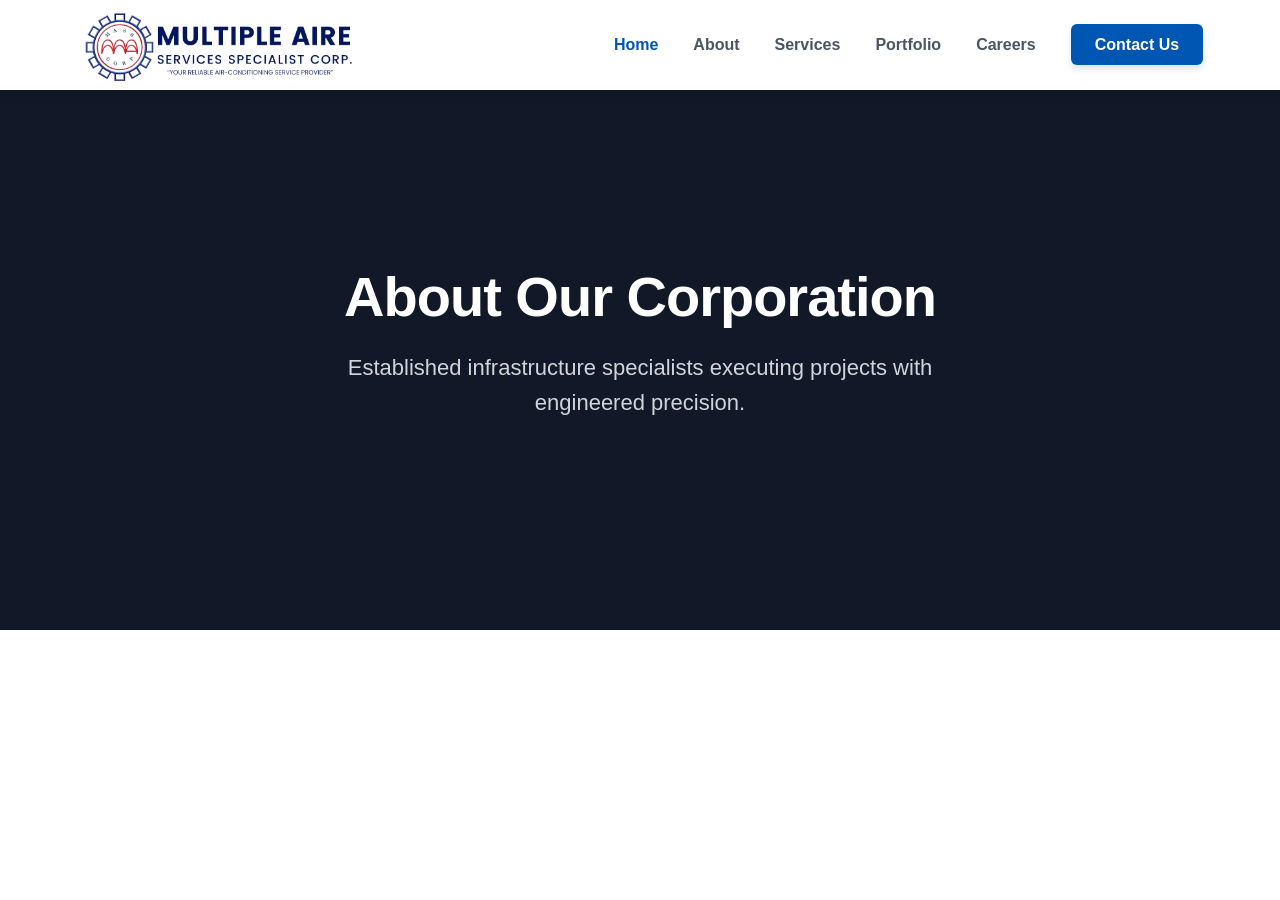
<file: index.html>
<!DOCTYPE html>
<html lang="en">
<head>
    <meta charset="UTF-8">
    <meta name="viewport" content="width=device-width, initial-scale=1.0">
    <title>Home | Multiple Aire</title>
    <link rel="stylesheet" href="css/style.css">
</head>

<script src="js/script.js"></script>

<body>
    
    <header>
        <nav class="navbar">
            <div class="logo">
                <a href="home.html">
                    <img src="image/MASSLogo.png" alt="Multiple Aire Services Specialist Corp. Logo" style="width:300px;height:128px;">
                </a>
            </div>
            <ul class="nav-links">
                <li><a class="active" href="home.html">Home</a></li>
                <li><a href="about.html">About</a></li>
                <li><a href="services.html">Services</a></li>
                <li><a href="portfolio.html">Portfolio</a></li>
                <li><a href="careers.html">Careers</a></li>
                <li><a class="nav-btn" href="contact.html">Contact Us</a></li>
            </ul>
        </nav>
    </header>

    <section class="hero">
        <div class="overlay"></div>
        <div class="hero-content">
            <h1>About Our Corporation</h1>
            <p>Established infrastructure specialists executing projects with engineered precision.</p>
        </div>
    </section>


</body>
</file>
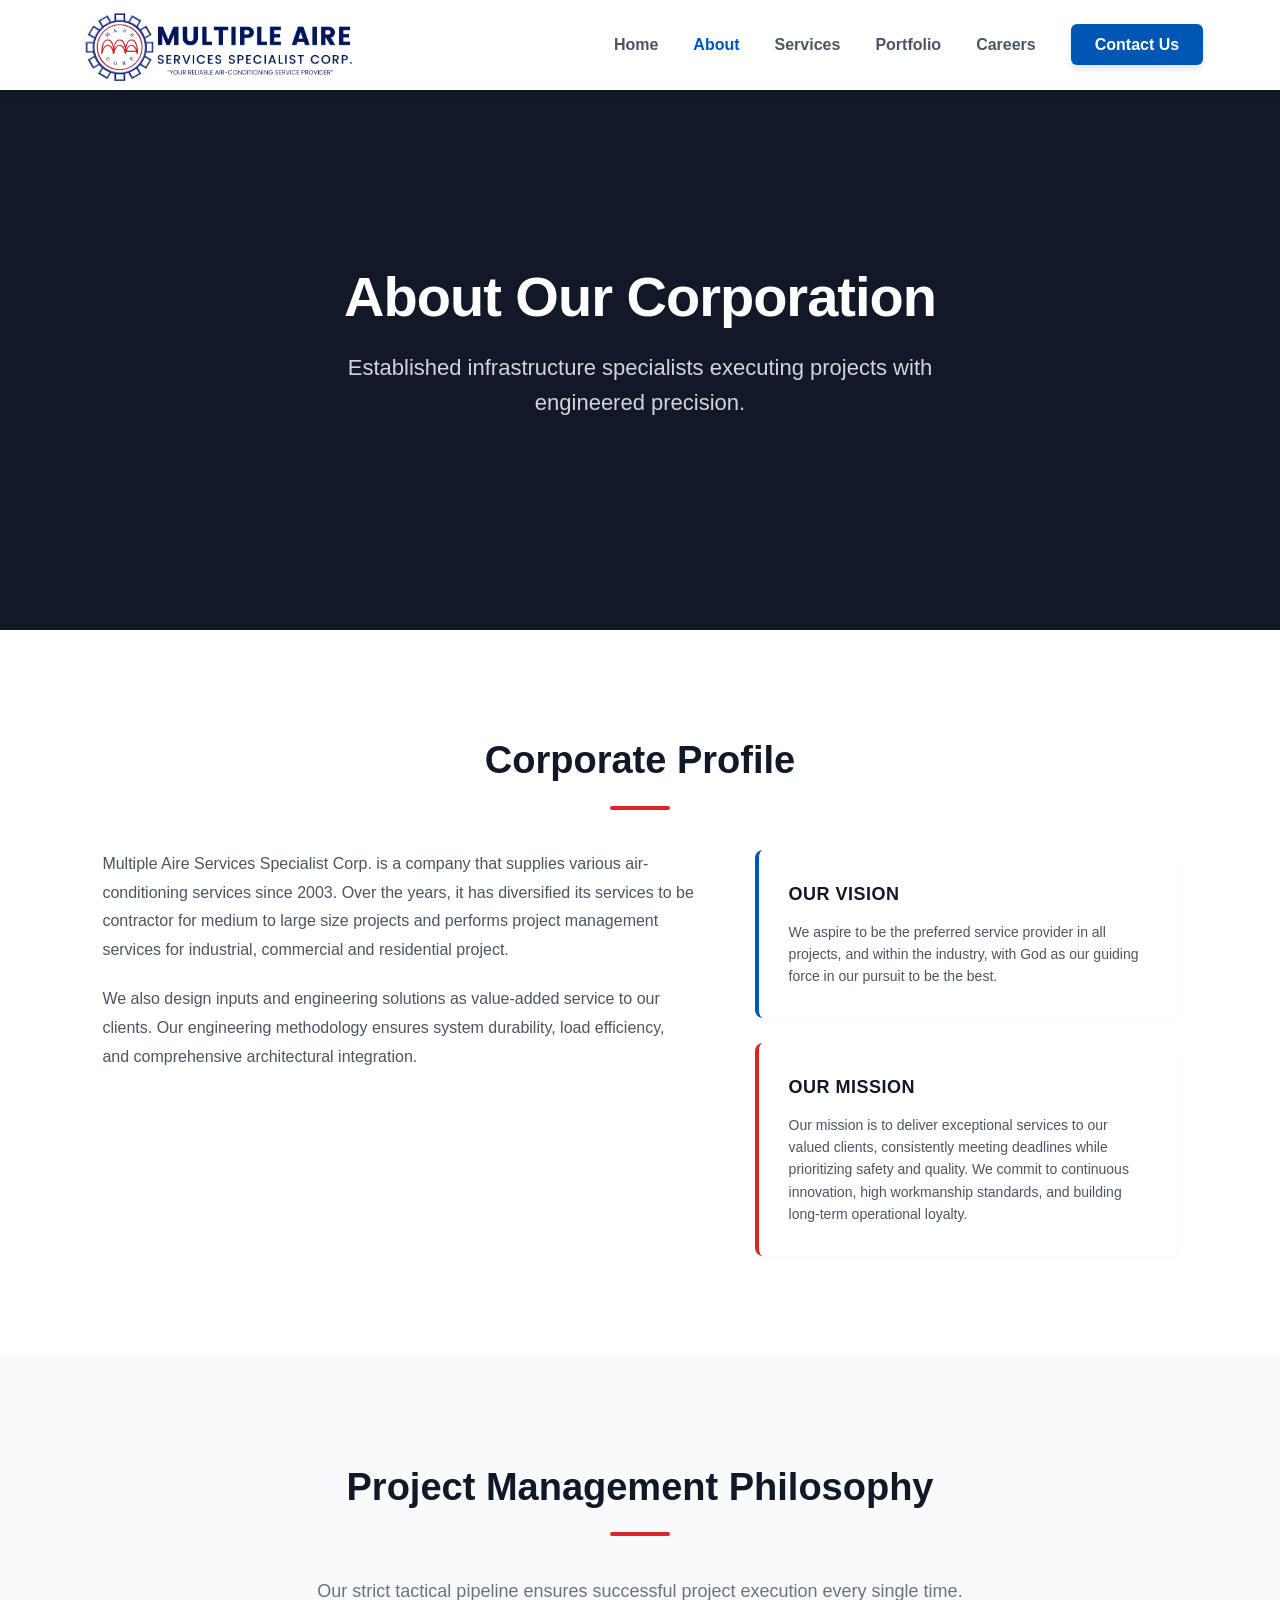
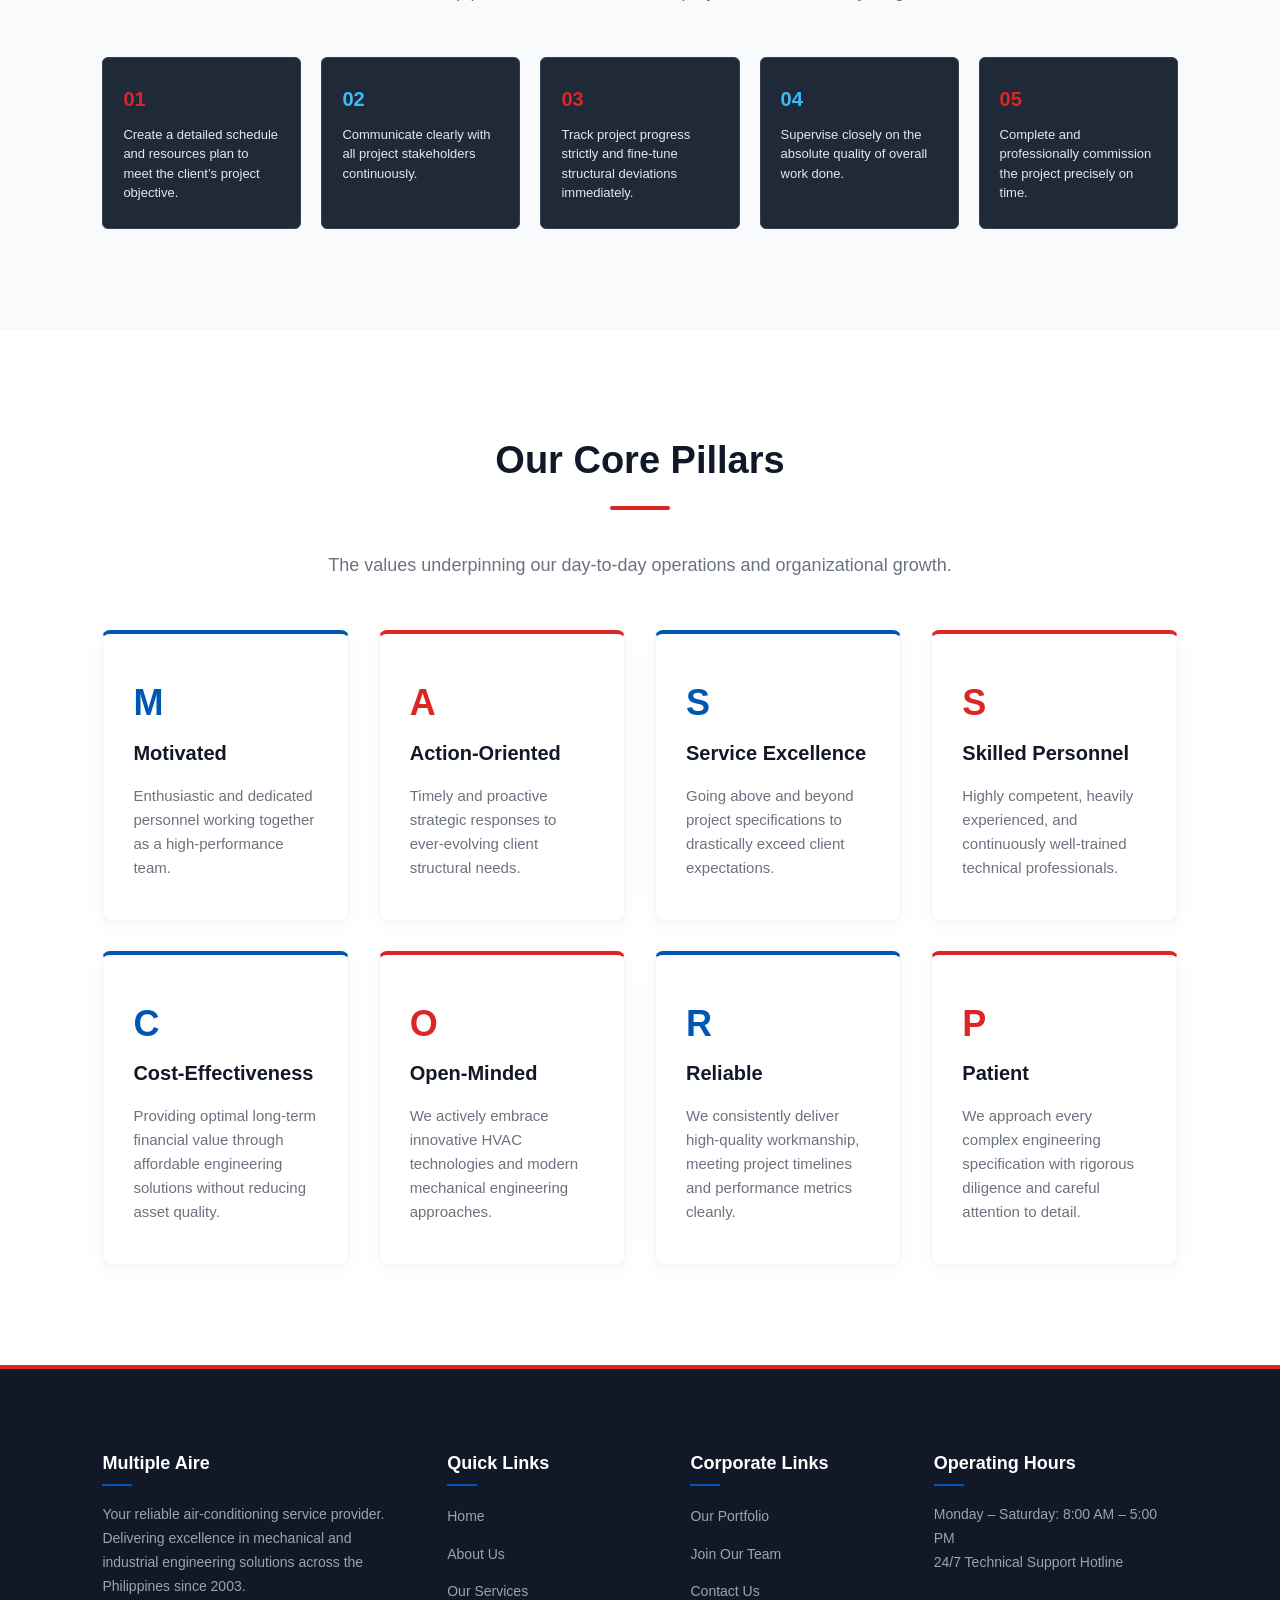
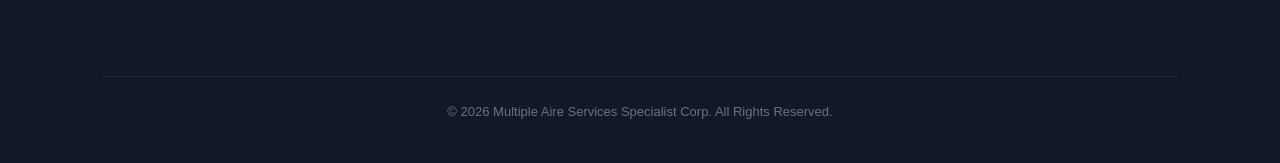
<file: about.html>
<!DOCTYPE html>
<html lang="en">
<head>
    <meta charset="UTF-8">
    <meta name="viewport" content="width=device-width, initial-scale=1.0">
    <title>About Us | Multiple Aire</title>
    <link rel="stylesheet" href="css/style.css">
</head>

<script src="js/script.js"></script>

<body>

    <header>
        <nav class="navbar">
            <div class="logo">
                <a href="home.html">
                    <img src="image/MASSLogo.png" alt="MASSLogo.png" style="width:300px;height:128px;">
                </a>
            </div>
            <ul class="nav-links">
                <li><a href="home.html">Home</a></li>
                <li><a class="active" href="about.html">About</a></li>
                <li><a href="services.html">Services</a></li>
                <li><a href="portfolio.html">Portfolio</a></li>
                <li><a href="careers.html">Careers</a></li>
                <li><a class="nav-btn" href="contact.html">Contact Us</a></li>
                
            </ul>
        </nav>
    </header>

    <section class="hero">
        <div class="overlay"></div>
        <div class="hero-content">
            <h1>About Our Corporation</h1>
            <p>Established infrastructure specialists executing projects with engineered precision.</p>
        </div>
    </section>

    <section class="section">
        <div class="content">
            <h2>Corporate Profile</h2>
            <div class="section-divider"></div>
            
            <div class="split-architecture">
                <div class="text-block">
                    <p>Multiple Aire Services Specialist Corp. is a company that supplies various air-conditioning services since 2003. Over the years, it has diversified its services to be contractor for medium to large size projects and performs project management services for industrial, commercial and residential project.</p>
                    <p>We also design inputs and engineering solutions as value-added service to our clients. Our engineering methodology ensures system durability, load efficiency, and comprehensive architectural integration.</p>
                </div>
                <div class="sidebar-cards">
                    <div class="sidebar-card">
                        <h3>Our Vision</h3>
                        <p>We aspire to be the preferred service provider in all projects, and within the industry, with God as our guiding force in our pursuit to be the best.</p>
                    </div>
                    <div class="sidebar-card alt">
                        <h3>Our Mission</h3>
                        <p>Our mission is to deliver exceptional services to our valued clients, consistently meeting deadlines while prioritizing safety and quality. We commit to continuous innovation, high workmanship standards, and building long-term operational loyalty.</p>
                    </div>
                </div>
            </div>
        </div>
    </section>

    <section class="section gray">
        <div class="content">
            <h2>Project Management Philosophy</h2>
            <div class="section-divider"></div>
            <p class="section-desc">Our strict tactical pipeline ensures successful project execution every single time.</p>
            
            <div class="pipeline-grid">
                <div class="pipeline-node">
                    <div class="node-number">01</div>
                    <p>Create a detailed schedule and resources plan to meet the client’s project objective.</p>
                </div>
                <div class="pipeline-node">
                    <div class="node-number">02</div>
                    <p>Communicate clearly with all project stakeholders continuously.</p>
                </div>
                <div class="pipeline-node">
                    <div class="node-number">03</div>
                    <p>Track project progress strictly and fine-tune structural deviations immediately.</p>
                </div>
                <div class="pipeline-node">
                    <div class="node-number">04</div>
                    <p>Supervise closely on the absolute quality of overall work done.</p>
                </div>
                <div class="pipeline-node">
                    <div class="node-number">05</div>
                    <p>Complete and professionally commission the project precisely on time.</p>
                </div>
            </div>
        </div>
    </section>

    <section class="section">
        <div class="content">
            <h2>Our Core Pillars</h2>
            <div class="section-divider"></div>
            <p class="section-desc">The values underpinning our day-to-day operations and organizational growth.</p>
            
            <div class="cards quad-layout">
                <div class="card value-pillar">
                    <span class="pillar-letter">M</span>
                    <h3>Motivated</h3>
                    <p>Enthusiastic and dedicated personnel working together as a high-performance team.</p>
                </div>
                <div class="card value-pillar">
                    <span class="pillar-letter">A</span>
                    <h3>Action-Oriented</h3>
                    <p>Timely and proactive strategic responses to ever-evolving client structural needs.</p>
                </div>
                <div class="card value-pillar">
                    <span class="pillar-letter">S</span>
                    <h3>Service Excellence</h3>
                    <p>Going above and beyond project specifications to drastically exceed client expectations.</p>
                </div>
                <div class="card value-pillar">
                    <span class="pillar-letter">S</span>
                    <h3>Skilled Personnel</h3>
                    <p>Highly competent, heavily experienced, and continuously well-trained technical professionals.</p>
                </div>
                <div class="card value-pillar">
                    <span class="pillar-letter">C</span>
                    <h3>Cost-Effectiveness</h3>
                    <p>Providing optimal long-term financial value through affordable engineering solutions without reducing asset quality.</p>
                </div>
                <div class="card value-pillar">
                    <span class="pillar-letter">O</span>
                    <h3>Open-Minded</h3>
                    <p>We actively embrace innovative HVAC technologies and modern mechanical engineering approaches.</p>
                </div>
                <div class="card value-pillar">
                    <span class="pillar-letter">R</span>
                    <h3>Reliable</h3>
                    <p>We consistently deliver high-quality workmanship, meeting project timelines and performance metrics cleanly.</p>
                </div>
                <div class="card value-pillar">
                    <span class="pillar-letter">P</span>
                    <h3>Patient</h3>
                    <p>We approach every complex engineering specification with rigorous diligence and careful attention to detail.</p>
                </div>
            </div>
        </div>
    </section>

    <footer>
        <div class="footer-container">
            <div class="footer-column">
                <h3>Multiple Aire</h3>
                <p>Your reliable air-conditioning service provider. Delivering excellence in mechanical and industrial engineering solutions across the Philippines since 2003.</p>
            </div>
            <div class="footer-column">
                <h3>Quick Links</h3>
                <ul>
                    <li><a href="home.html">Home</a></li>
                    <li><a href="about.html">About Us</a></li>
                    <li><a href="services.html">Our Services</a></li>
                </ul>
            </div>
            <div class="footer-column">
                <h3>Corporate Links</h3>
                <ul>
                    <li><a href="portfolio.html">Our Portfolio</a></li>
                    <li><a href="careers.html">Join Our Team</a></li>
                    <li><a href="contact.html">Contact Us</a></li>
                </ul>
            </div>
            <div class="footer-column">
                <h3>Operating Hours</h3>
                <p>Monday – Saturday: 8:00 AM – 5:00 PM<br>24/7 Technical Support Hotline</p>
            </div>
        </div>
        <div class="footer-bottom">
            <p>© 2026 Multiple Aire Services Specialist Corp. All Rights Reserved.</p>
        </div>
    </footer>

</body>
</html>
</file>
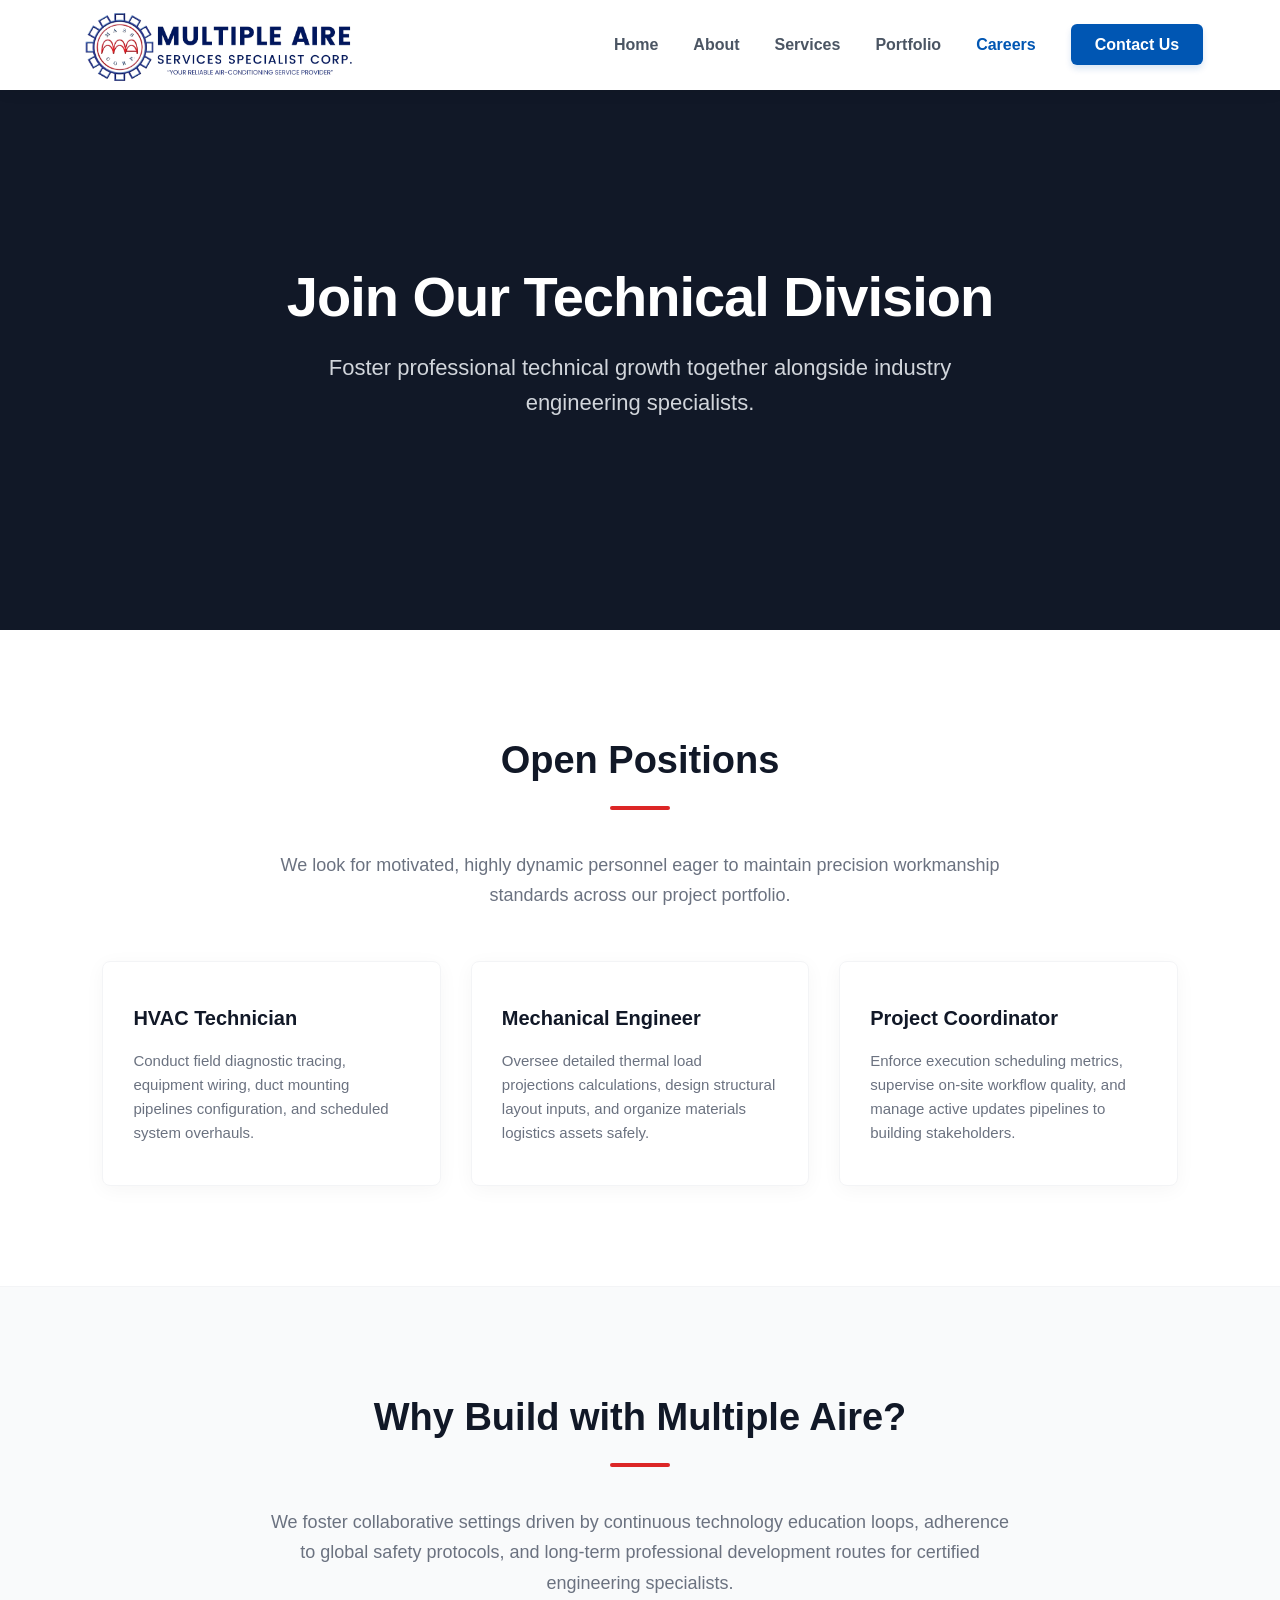
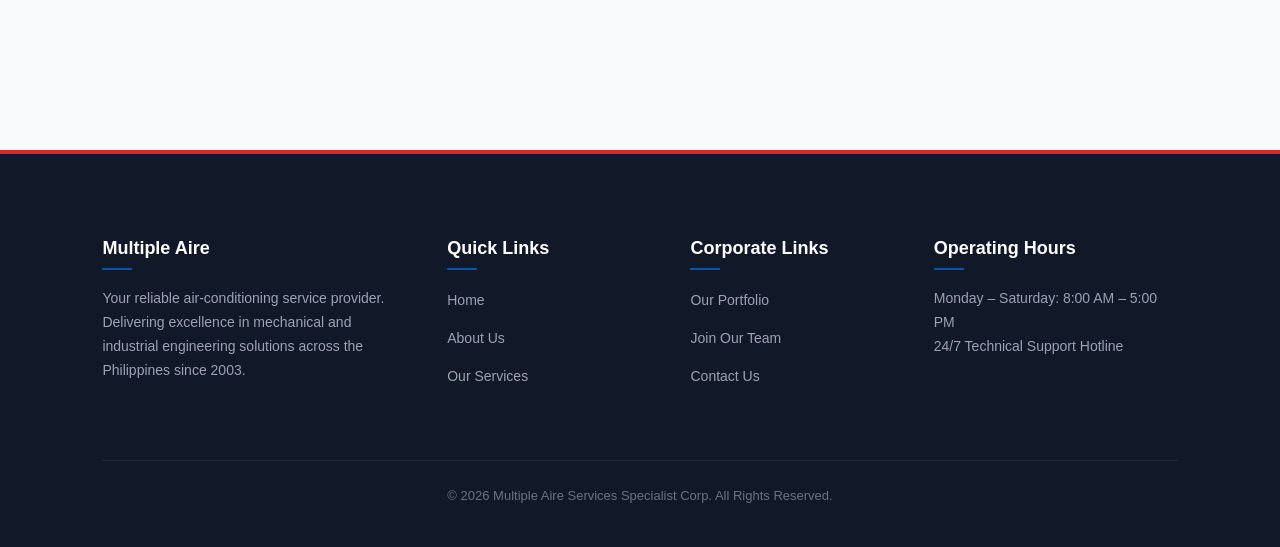
<file: careers.html>
<!DOCTYPE html>
<html lang="en">
<head>
    <meta charset="UTF-8">
    <meta name="viewport" content="width=device-width, initial-scale=1.0">
    <title>Careers | Multiple Aire</title>
    <link rel="stylesheet" href="css/style.css">
</head>

<script src="js/script.js"></script>

<body>

    <header>
        <nav class="navbar">
            <div class="logo">
                <a href="home.html">
                    <img src="image/MASSLogo.png" alt="MASSLogo.png" style="width:300px;height:128px;">
                </a>
            </div>
            <ul class="nav-links">
                <li><a href="home.html">Home</a></li>
                <li><a href="about.html">About</a></li>
                <li><a href="services.html">Services</a></li>
                <li><a href="portfolio.html">Portfolio</a></li>
                <li><a class="active" href="careers.html">Careers</a></li>
                <li><a class="nav-btn" href="contact.html">Contact Us</a></li>
                
            </ul>
        </nav>
    </header>

    <section class="hero">
        <div class="overlay"></div>
        <div class="hero-content">
            <h1>Join Our Technical Division</h1>
            <p>Foster professional technical growth together alongside industry engineering specialists.</p>
        </div>
    </section>

    <section class="section">
        <div class="content">
            <h2>Open Positions</h2>
            <div class="section-divider"></div>
            <p class="section-desc">We look for motivated, highly dynamic personnel eager to maintain precision workmanship standards across our project portfolio.</p>
            
            <div class="cards">
                <div class="card">
                    <h3>HVAC Technician</h3>
                    <p>Conduct field diagnostic tracing, equipment wiring, duct mounting pipelines configuration, and scheduled system overhauls.</p>
                </div>
                <div class="card">
                    <h3>Mechanical Engineer</h3>
                    <p>Oversee detailed thermal load projections calculations, design structural layout inputs, and organize materials logistics assets safely.</p>
                </div>
                <div class="card">
                    <h3>Project Coordinator</h3>
                    <p>Enforce execution scheduling metrics, supervise on-site workflow quality, and manage active updates pipelines to building stakeholders.</p>
                </div>
            </div>
        </div>
    </section>

    <section class="section gray">
        <div class="content">
            <h2>Why Build with Multiple Aire?</h2>
            <div class="section-divider"></div>
            <p class="section-desc">We foster collaborative settings driven by continuous technology education loops, adherence to global safety protocols, and long-term professional development routes for certified engineering specialists.</p>
        </div>
    </section>

    <footer>
        <div class="footer-container">
            <div class="footer-column">
                <h3>Multiple Aire</h3>
                <p>Your reliable air-conditioning service provider. Delivering excellence in mechanical and industrial engineering solutions across the Philippines since 2003.</p>
            </div>
            <div class="footer-column">
                <h3>Quick Links</h3>
                <ul>
                    <li><a href="home.html">Home</a></li>
                    <li><a href="about.html">About Us</a></li>
                    <li><a href="services.html">Our Services</a></li>
                </ul>
            </div>
            <div class="footer-column">
                <h3>Corporate Links</h3>
                <ul>
                    <li><a href="portfolio.html">Our Portfolio</a></li>
                    <li><a href="careers.html">Join Our Team</a></li>
                    <li><a href="contact.html">Contact Us</a></li>
                </ul>
            </div>
            <div class="footer-column">
                <h3>Operating Hours</h3>
                <p>Monday – Saturday: 8:00 AM – 5:00 PM<br>24/7 Technical Support Hotline</p>
            </div>
        </div>
        <div class="footer-bottom">
            <p>© 2026 Multiple Aire Services Specialist Corp. All Rights Reserved.</p>
        </div>
    </footer>

</body>
</html>
</file>
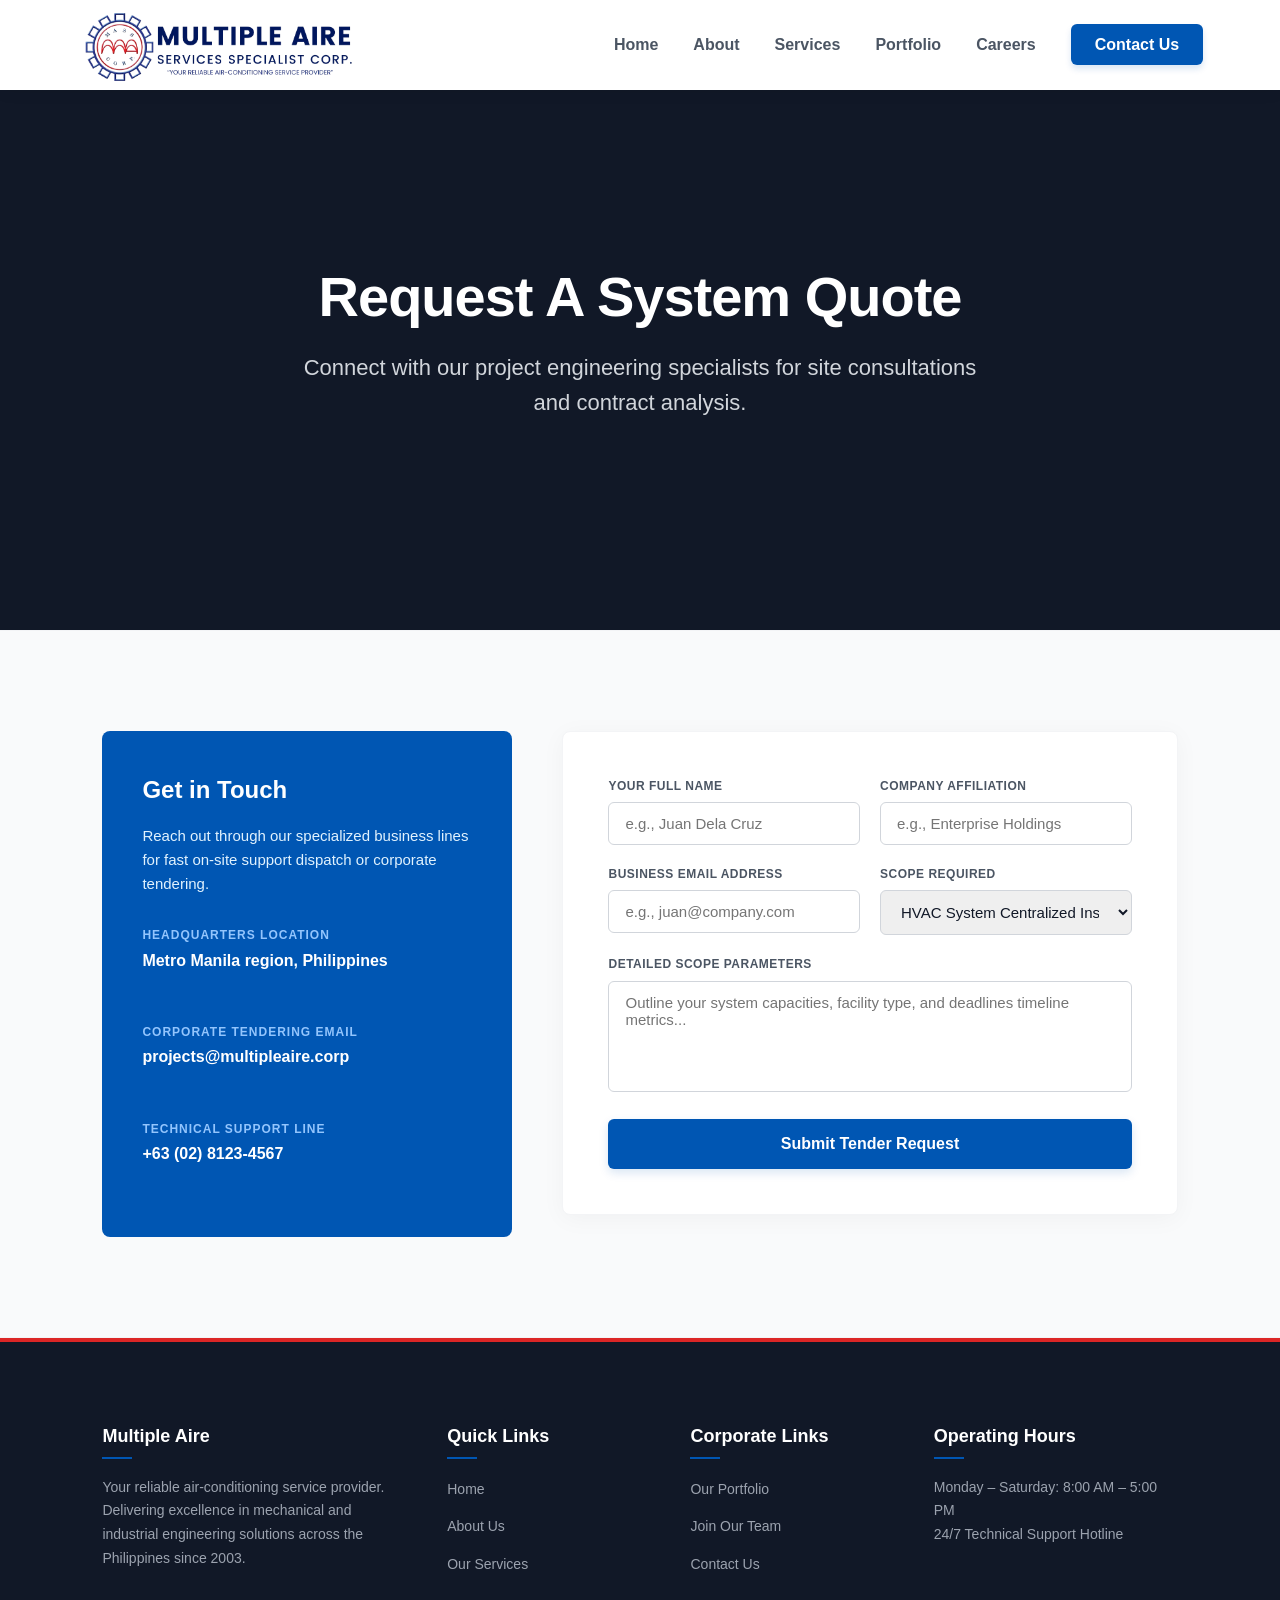
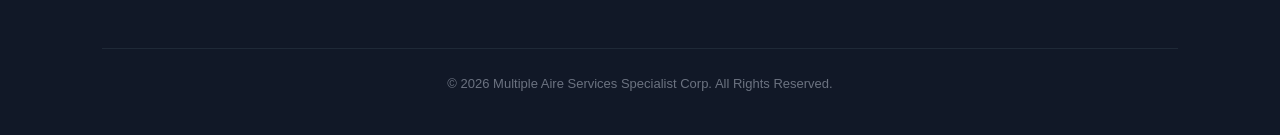
<file: contact.html>
<!DOCTYPE html>
<html lang="en">
<head>
    <meta charset="UTF-8">
    <meta name="viewport" content="width=device-width, initial-scale=1.0">
    <title>Contact Our Engineering Office | Multiple Aire</title>
    <link rel="stylesheet" href="css/style.css">
</head>

<script src="js/script.js"></script>

<body>

    <header>
        <nav class="navbar">
            <div class="logo">
                <a href="home.html">
                    <img src="image/MASSLogo.png" alt="MASSLogo.png" style="width:300px;height:128px;">
                </a>
            </div>
            <ul class="nav-links">
                <li><a href="home.html">Home</a></li>
                <li><a href="about.html">About</a></li>
                <li><a href="services.html">Services</a></li>
                <li><a href="portfolio.html">Portfolio</a></li>
                <li><a href="careers.html">Careers</a></li>
                <li><a class="nav-btn active" href="contact.html">Contact Us</a></li>
            </ul>
        </nav>
    </header>

    <section class="hero">
        <div class="overlay"></div>
        <div class="hero-content">
            <h1>Request A System Quote</h1>
            <p>Connect with our project engineering specialists for site consultations and contract analysis.</p>
        </div>
    </section>

    <section class="section gray">
        <div class="content">
            <div class="contact-wrapper">
                
                <div class="contact-info-panel">
                    <h3>Get in Touch</h3>
                    <p>Reach out through our specialized business lines for fast on-site support dispatch or corporate tendering.</p>
                    
                    <div class="info-details">
                        <div class="info-item">
                            <h4>Headquarters Location</h4>
                            <p>Metro Manila region, Philippines</p>
                        </div>
                        <div class="info-item">
                            <h4>Corporate Tendering Email</h4>
                            <p>projects@multipleaire.corp</p>
                        </div>
                        <div class="info-item">
                            <h4>Technical Support Line</h4>
                            <p>+63 (02) 8123-4567</p>
                        </div>
                    </div>
                </div>

                <div class="contact-form-panel">
                    <form action="#" method="POST" onsubmit="event.preventDefault(); alert('Inquiry successfully recorded in the dashboard pipeline!');">
                        <div class="form-group row-split">
                            <div>
                                <label>Your Full Name</label>
                                <input type="text" placeholder="e.g., Juan Dela Cruz" required>
                            </div>
                            <div>
                                <label>Company Affiliation</label>
                                <input type="text" placeholder="e.g., Enterprise Holdings" required>
                            </div>
                        </div>
                        <div class="form-group row-split">
                            <div>
                                <label>Business Email Address</label>
                                <input type="email" placeholder="e.g., juan@company.com" required>
                            </div>
                            <div>
                                <label>Scope Required</label>
                                <select required>
                                    <option value="hvac">HVAC System Centralized Installation</option>
                                    <option value="pm">Scheduled Preventive Maintenance Contract</option>
                                    <option value="design">Engineering Solution & Layout Design</option>
                                    <option value="other">Other Mechanical Concerns</option>
                                </select>
                            </div>
                        </div>
                        <div class="form-group">
                            <label>Detailed Scope Parameters</label>
                            <textarea rows="5" placeholder="Outline your system capacities, facility type, and deadlines timeline metrics..." required></textarea>
                        </div>
                        <button type="submit" class="form-submit-btn">Submit Tender Request</button>
                    </form>
                </div>

            </div>
        </div>
    </section>

    <footer>
        <div class="footer-container">
            <div class="footer-column">
                <h3>Multiple Aire</h3>
                <p>Your reliable air-conditioning service provider. Delivering excellence in mechanical and industrial engineering solutions across the Philippines since 2003.</p>
            </div>
            <div class="footer-column">
                <h3>Quick Links</h3>
                <ul>
                    <li><a href="home".html">Home</a></li>
                    <li><a href="about.html">About Us</a></li>
                    <li><a href="services.html">Our Services</a></li>
                </ul>
            </div>
            <div class="footer-column">
                <h3>Corporate Links</h3>
                <ul>
                    <li><a href="portfolio.html">Our Portfolio</a></li>
                    <li><a href="careers.html">Join Our Team</a></li>
                    <li><a href="contact.html">Contact Us</a></li>
                </ul>
            </div>
            <div class="footer-column">
                <h3>Operating Hours</h3>
                <p>Monday – Saturday: 8:00 AM – 5:00 PM<br>24/7 Technical Support Hotline</p>
            </div>
        </div>
        <div class="footer-bottom">
            <p>© 2026 Multiple Aire Services Specialist Corp. All Rights Reserved.</p>
        </div>
    </footer>

</body>
</html>
</file>
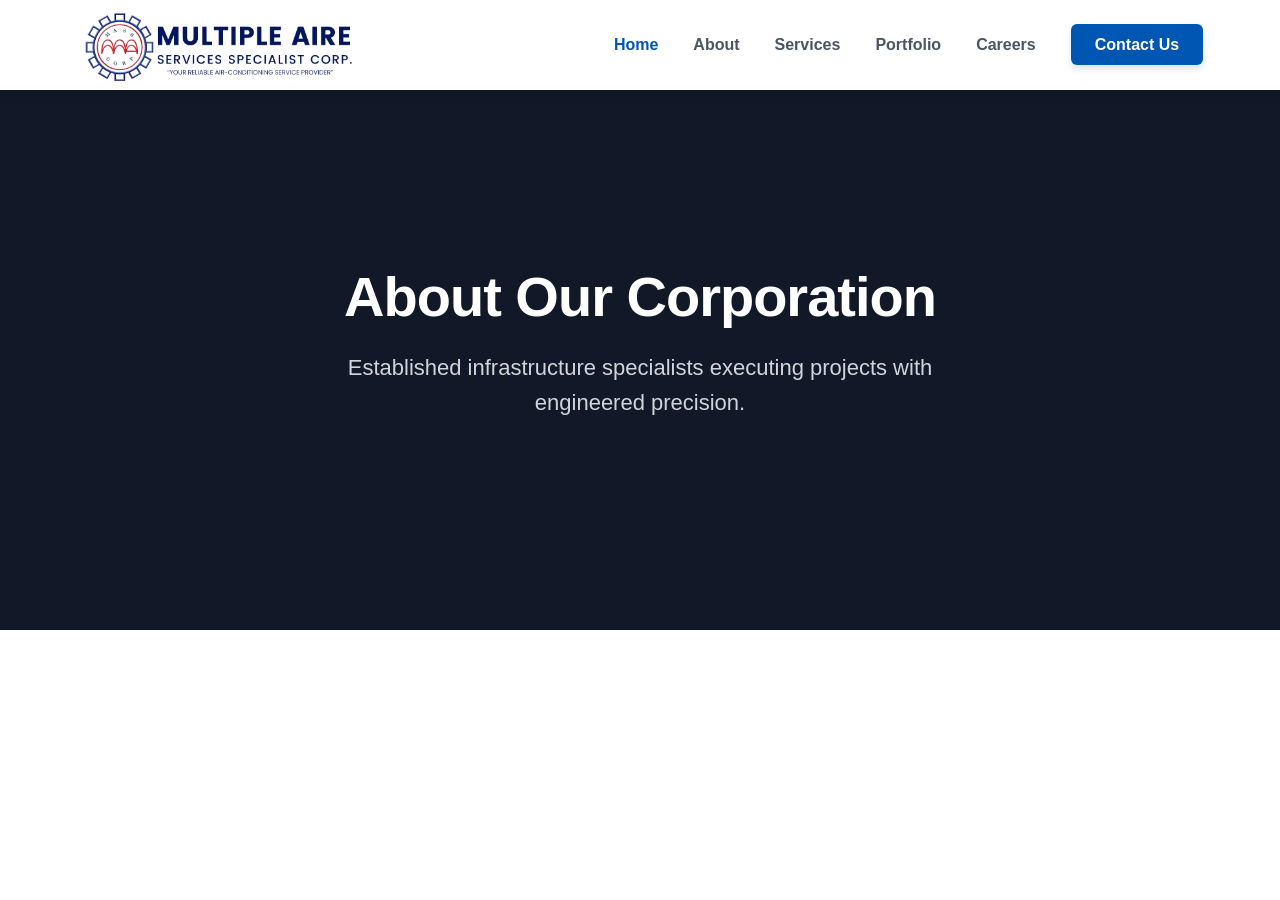
<file: home.html>
<!DOCTYPE html>
<html lang="en">
<head>
    <meta charset="UTF-8">
    <meta name="viewport" content="width=device-width, initial-scale=1.0">
    <title>Home | Multiple Aire</title>
    <link rel="stylesheet" href="css/style.css">
</head>

<script src="js/script.js"></script>

<body>
    
    <header>
        <nav class="navbar">
            <div class="logo">
                <a href="home.html">
                    <img src="image/MASSLogo.png" alt="Multiple Aire Services Specialist Corp. Logo" style="width:300px;height:128px;">
                </a>
            </div>
            <ul class="nav-links">
                <li><a class="active" href="home.html">Home</a></li>
                <li><a href="about.html">About</a></li>
                <li><a href="services.html">Services</a></li>
                <li><a href="portfolio.html">Portfolio</a></li>
                <li><a href="careers.html">Careers</a></li>
                <li><a class="nav-btn" href="contact.html">Contact Us</a></li>
            </ul>
        </nav>
    </header>

    <section class="hero">
        <div class="overlay"></div>
        <div class="hero-content">
            <h1>About Our Corporation</h1>
            <p>Established infrastructure specialists executing projects with engineered precision.</p>
        </div>
    </section>


</body>
</file>
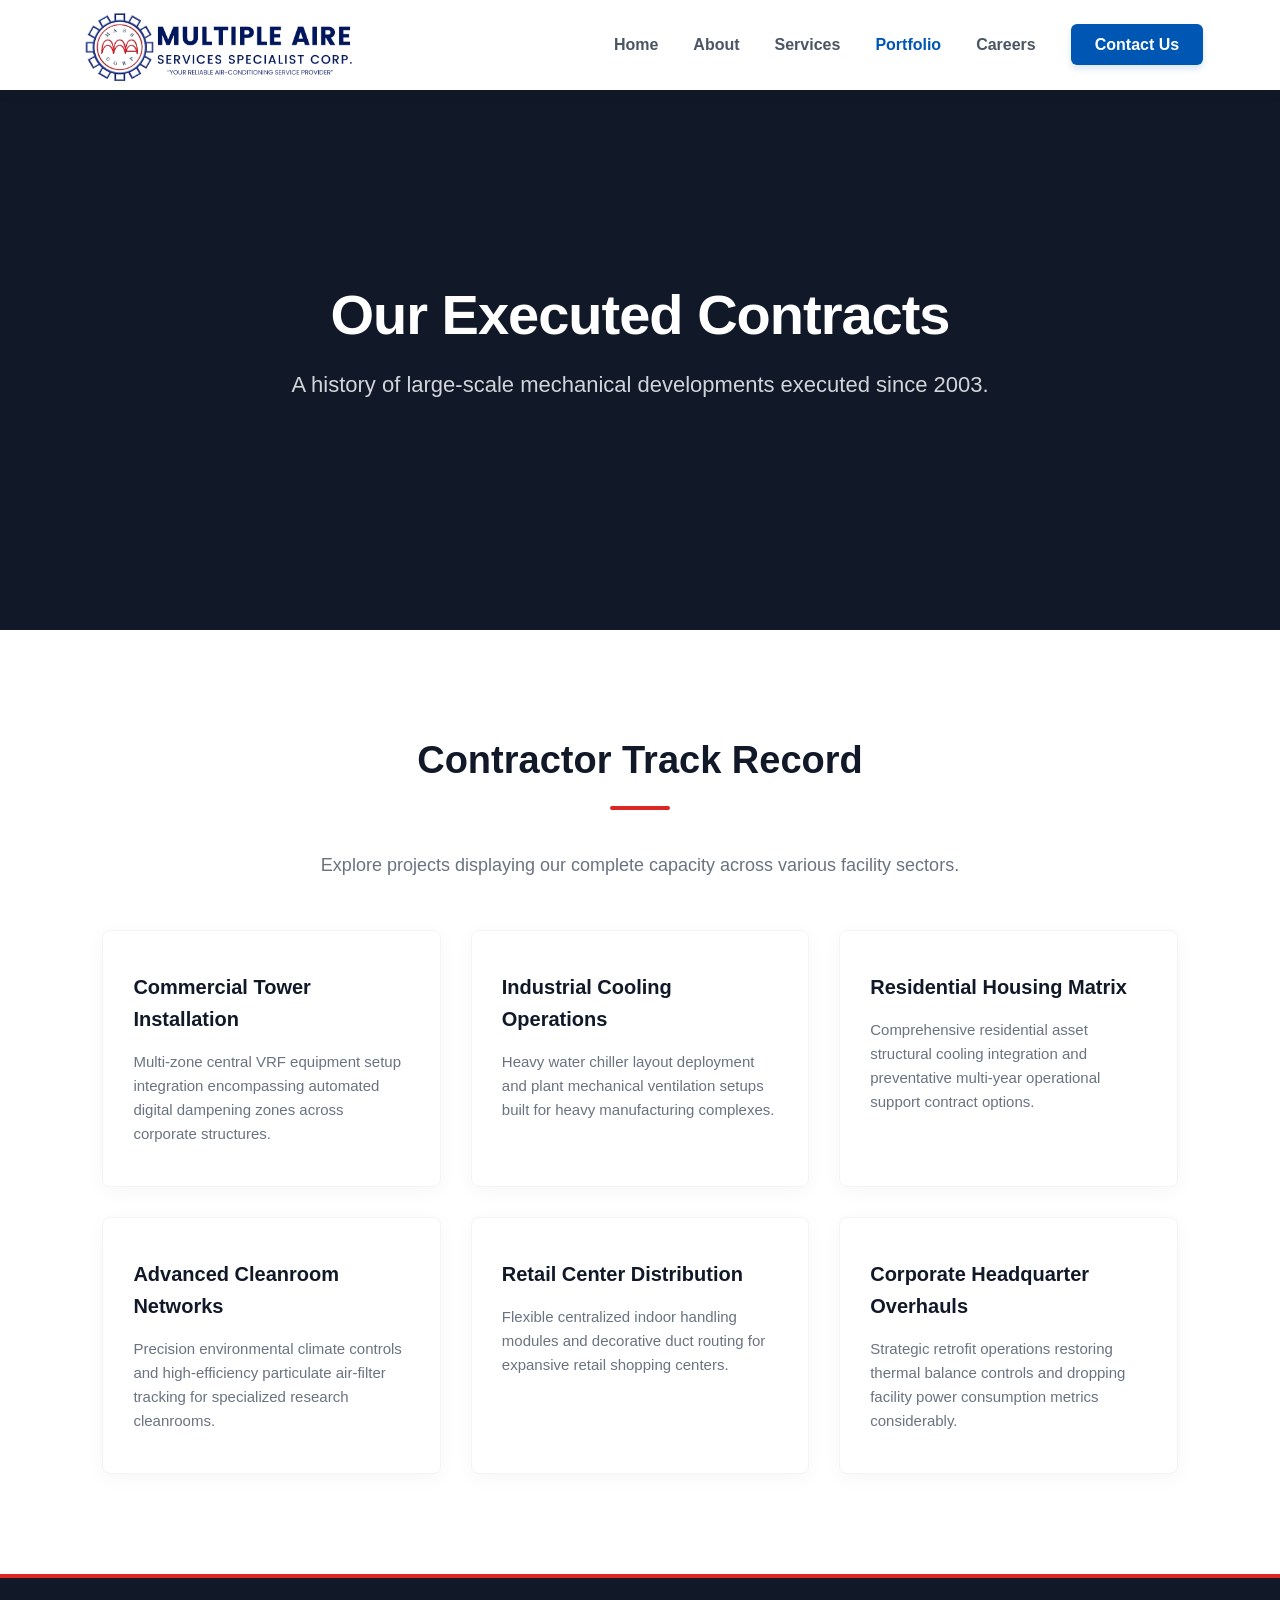
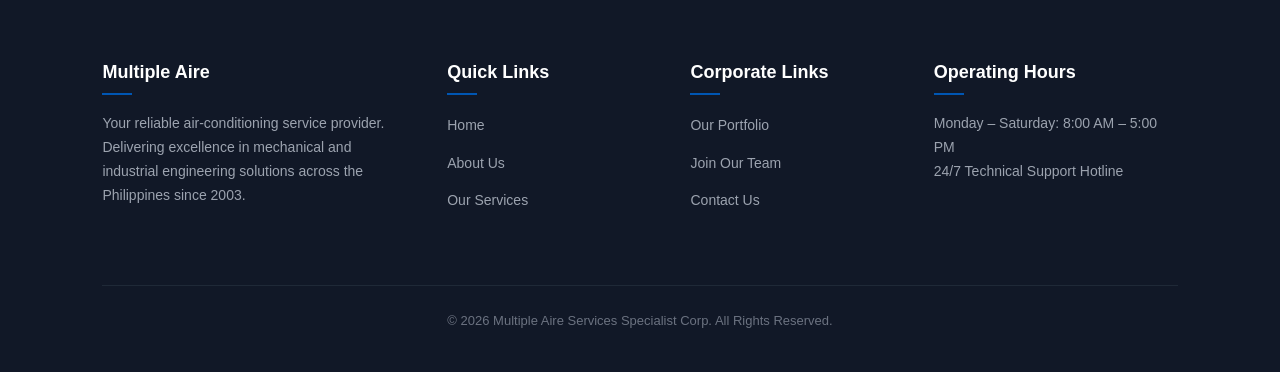
<file: portfolio.html>
<!DOCTYPE html>
<html lang="en">
<head>
    <meta charset="UTF-8">
    <meta name="viewport" content="width=device-width, initial-scale=1.0">
    <title>Portfolio | Multiple Aire</title>
    <link rel="stylesheet" href="css/style.css">
</head>

<script src="js/script.js"></script>

<body>

    <header>
        <nav class="navbar">
            <div class="logo">
                <a href="home.html">
                    <img src="image/MASSLogo.png" alt="MASSLogo.png" style="width:300px;height:128px;">
                </a>
            </div>
            <ul class="nav-links">
                <li><a href="home.html">Home</a></li>
                <li><a href="about.html">About</a></li>
                <li><a href="services.html">Services</a></li>
                <li><a class="active" href="portfolio.html">Portfolio</a></li>
                <li><a href="careers.html">Careers</a></li>
                <li><a class="nav-btn" href="contact.html">Contact Us</a></li>
            </ul>
        </nav>
    </header>

    <section class="hero">
        <div class="overlay"></div>
        <div class="hero-content">
            <h1>Our Executed Contracts</h1>
            <p>A history of large-scale mechanical developments executed since 2003.</p>
        </div>
    </section>

    <section class="section">
        <div class="content">
            <h2>Contractor Track Record</h2>
            <div class="section-divider"></div>
            <p class="section-desc">Explore projects displaying our complete capacity across various facility sectors.</p>
            
            <div class="cards">
                <div class="card">
                    <h3>Commercial Tower Installation</h3>
                    <p>Multi-zone central VRF equipment setup integration encompassing automated digital dampening zones across corporate structures.</p>
                </div>
                <div class="card">
                    <h3>Industrial Cooling Operations</h3>
                    <p>Heavy water chiller layout deployment and plant mechanical ventilation setups built for heavy manufacturing complexes.</p>
                </div>
                <div class="card">
                    <h3>Residential Housing Matrix</h3>
                    <p>Comprehensive residential asset structural cooling integration and preventative multi-year operational support contract options.</p>
                </div>
                <div class="card">
                    <h3>Advanced Cleanroom Networks</h3>
                    <p>Precision environmental climate controls and high-efficiency particulate air-filter tracking for specialized research cleanrooms.</p>
                </div>
                <div class="card">
                    <h3>Retail Center Distribution</h3>
                    <p>Flexible centralized indoor handling modules and decorative duct routing for expansive retail shopping centers.</p>
                </div>
                <div class="card">
                    <h3>Corporate Headquarter Overhauls</h3>
                    <p>Strategic retrofit operations restoring thermal balance controls and dropping facility power consumption metrics considerably.</p>
                </div>
            </div>
        </div>
    </section>

    <footer>
        <div class="footer-container">
            <div class="footer-column">
                <h3>Multiple Aire</h3>
                <p>Your reliable air-conditioning service provider. Delivering excellence in mechanical and industrial engineering solutions across the Philippines since 2003.</p>
            </div>
            <div class="footer-column">
                <h3>Quick Links</h3>
                <ul>
                    <li><a href="home.html">Home</a></li>
                    <li><a href="about.html">About Us</a></li>
                    <li><a href="services.html">Our Services</a></li>
                </ul>
            </div>
            <div class="footer-column">
                <h3>Corporate Links</h3>
                <ul>
                    <li><a href="portfolio.html">Our Portfolio</a></li>
                    <li><a href="careers.html">Join Our Team</a></li>
                    <li><a href="contact.html">Contact Us</a></li>
                </ul>
            </div>
            <div class="footer-column">
                <h3>Operating Hours</h3>
                <p>Monday – Saturday: 8:00 AM – 5:00 PM<br>24/7 Technical Support Hotline</p>
            </div>
        </div>
        <div class="footer-bottom">
            <p>© 2026 Multiple Aire Services Specialist Corp. All Rights Reserved.</p>
        </div>
    </footer>

</body>
</html>
</file>
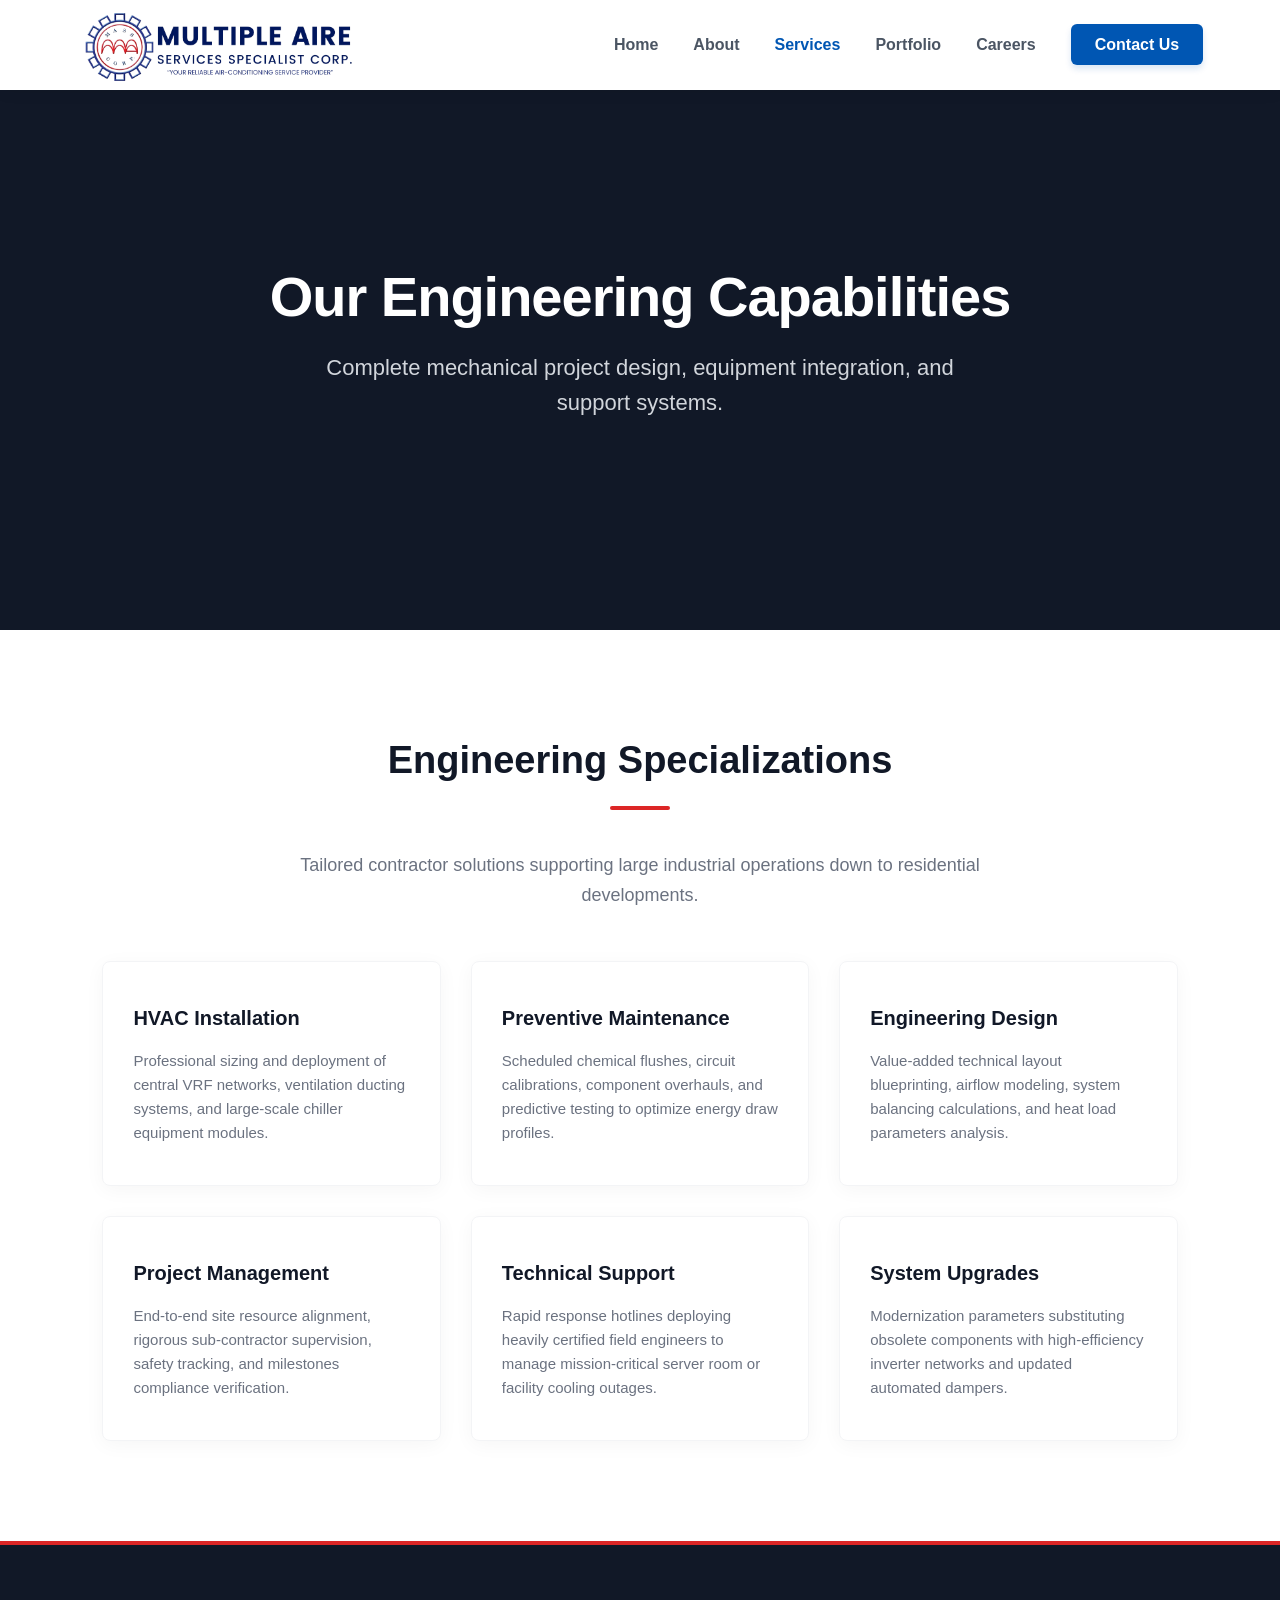
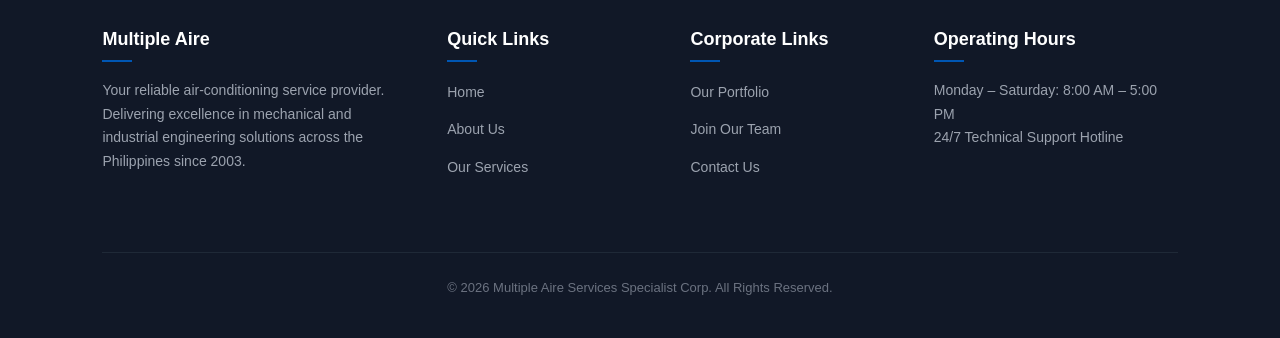
<file: services.html>
<!DOCTYPE html>
<html lang="en">
<head>
    <meta charset="UTF-8">
    <meta name="viewport" content="width=device-width, initial-scale=1.0">
    <title>Services | Multiple Aire</title>
    <link rel="stylesheet" href="css/style.css">
</head>

<script src="js/script.js"></script>

<body>

    <header>
        <nav class="navbar">
            <div class="logo">
                <a href="home.html">
                    <img src="image/MASSLogo.png" alt="MASSLogo.png" style="width:300px;height:128px;">
                </a>
            </div>
            <ul class="nav-links">
                <li><a href="home.html">Home</a></li>
                <li><a href="about.html">About</a></li>
                <li><a class="active" href="services.html">Services</a></li>
                <li><a href="portfolio.html">Portfolio</a></li>
                <li><a href="careers.html">Careers</a></li>
                <li><a class="nav-btn" href="contact.html">Contact Us</a></li>
            </ul>
        </nav>
    </header>

    <section class="hero">
        <div class="overlay"></div>
        <div class="hero-content">
            <h1>Our Engineering Capabilities</h1>
            <p>Complete mechanical project design, equipment integration, and support systems.</p>
        </div>
    </section>

    <section class="section">
        <div class="content">
            <h2>Engineering Specializations</h2>
            <div class="section-divider"></div>
            <p class="section-desc">Tailored contractor solutions supporting large industrial operations down to residential developments.</p>
            
            <div class="cards">
                <div class="card">
                    <h3>HVAC Installation</h3>
                    <p>Professional sizing and deployment of central VRF networks, ventilation ducting systems, and large-scale chiller equipment modules.</p>
                </div>
                <div class="card">
                    <h3>Preventive Maintenance</h3>
                    <p>Scheduled chemical flushes, circuit calibrations, component overhauls, and predictive testing to optimize energy draw profiles.</p>
                </div>
                <div class="card">
                    <h3>Engineering Design</h3>
                    <p>Value-added technical layout blueprinting, airflow modeling, system balancing calculations, and heat load parameters analysis.</p>
                </div>
                <div class="card">
                    <h3>Project Management</h3>
                    <p>End-to-end site resource alignment, rigorous sub-contractor supervision, safety tracking, and milestones compliance verification.</p>
                </div>
                <div class="card">
                    <h3>Technical Support</h3>
                    <p>Rapid response hotlines deploying heavily certified field engineers to manage mission-critical server room or facility cooling outages.</p>
                </div>
                <div class="card">
                    <h3>System Upgrades</h3>
                    <p>Modernization parameters substituting obsolete components with high-efficiency inverter networks and updated automated dampers.</p>
                </div>
            </div>
        </div>
    </section>

    <footer>
        <div class="footer-container">
            <div class="footer-column">
                <h3>Multiple Aire</h3>
                <p>Your reliable air-conditioning service provider. Delivering excellence in mechanical and industrial engineering solutions across the Philippines since 2003.</p>
            </div>
            <div class="footer-column">
                <h3>Quick Links</h3>
                <ul>
                    <li><a href="home.html">Home</a></li>
                    <li><a href="about.html">About Us</a></li>
                    <li><a href="services.html">Our Services</a></li>
                </ul>
            </div>
            <div class="footer-column">
                <h3>Corporate Links</h3>
                <ul>
                    <li><a href="portfolio.html">Our Portfolio</a></li>
                    <li><a href="careers.html">Join Our Team</a></li>
                    <li><a href="contact.html">Contact Us</a></li>
                </ul>
            </div>
            <div class="footer-column">
                <h3>Operating Hours</h3>
                <p>Monday – Saturday: 8:00 AM – 5:00 PM<br>24/7 Technical Support Hotline</p>
            </div>
        </div>
        <div class="footer-bottom">
            <p>© 2026 Multiple Aire Services Specialist Corp. All Rights Reserved.</p>
        </div>
    </footer>

</body>
</html>
</file>
<file: css/style.css>
/* ==========================================================================
   Fade In / Fade Out
   ========================================================================== */
body {
    opacity: 0;
    animation: fadeIn 0.4s ease-in forwards;
}

body.fade-out {
    opacity: 0;
    transition: opacity 0.4s ease;
}

@keyframes fadeIn {
    from {
        opacity: 0;
    }
    to {
        opacity: 1;
    }
}

/* ==========================================================================
   GLOBAL RESET & FONTS
   ========================================================================== */
*{
    margin: 0;
    padding: 0;
    box-sizing: border-box;
    font-family: 'Segoe UI', Tahoma, Geneva, Verdana, sans-serif;
}

html {
    scroll-behavior: smooth;
}

body {
    background-color: #ffffff;
    color: #333333;
    line-height: 1.6;
}

/* ==========================================================================
   FIXED WHITE NAVBAR WITH IMAGE LOGO
   ========================================================================== */
header {
    height: 90px; /* Prevents layout jumps caused by fixed styling */
}

.navbar {
    position: fixed;
    top: 0;
    left: 0;
    width: 100%;
    background-color: #ffffff;
    padding: 15px 6%;
    display: flex;
    justify-content: space-between;
    align-items: center;
    z-index: 1000;
    box-shadow: 0 2px 15px rgba(0, 0, 0, 0.06);
    height: 90px;
}

.logo a {
    display: block;
}

.logo img {
    height: 48px;          /* Perfectly balances your custom text logo within the 90px bar */
    width: auto;           /* Keeps original proportions crisp and intact */
    object-fit: contain;
    display: block;
}

.nav-links {
    list-style: none;
    display: flex;
    align-items: center;
    gap: 35px;
}

.nav-links a {
    text-decoration: none;
    color: #4b5563;
    font-weight: 600;
    font-size: 16px;
    transition: color 0.2s ease;
}

.nav-links a:hover,
.nav-links a.active {
    color: #0056b3;
}

/* Standalone Contact Button Styling */
.nav-links .nav-btn {
    background-color: #0056b3;
    color: #ffffff !important;
    padding: 12px 24px;
    border-radius: 6px;
    font-weight: 700;
    box-shadow: 0 4px 6px rgba(0, 86, 179, 0.15);
    transition: background-color 0.2s ease, transform 0.2s ease;
}

.nav-links .nav-btn:hover {
    background-color: #004085;
    transform: translateY(-1px);
}

/* ==========================================================================
   HERO BANNER COMPONENT
   ========================================================================== */
.hero {
    position: relative;
    height: 60vh;
    min-height: 450px;
    background-color: #111827;
    display: flex;
    justify-content: center;
    align-items: center;
    text-align: center;
    overflow: hidden;
}

.hero.large {
    height: 85vh;
}

.overlay {
    position: absolute;
    inset: 0;
    background: linear-gradient(rgba(17, 24, 39, 0.85), rgba(17, 24, 39, 0.85));
    z-index: 1;
}

.hero-content {
    position: relative;
    z-index: 10;
    max-width: 900px;
    color: #ffffff;
    padding: 0 24px;
}

.hero-content h1 {
    font-size: 56px;
    line-height: 1.15;
    margin-bottom: 20px;
    font-weight: 800;
    letter-spacing: -1px;
}

.hero.large .hero-content h1 {
    font-size: 72px;
}

.hero-content p {
    font-size: 22px;
    color: #d1d5db;
    margin-bottom: 35px;
    font-weight: 400;
    max-width: 700px;
    margin-left: auto;
    margin-right: auto;
}

.hero-buttons {
    display: flex;
    justify-content: center;
    gap: 20px;
}

.btn-primary, .btn-secondary {
    text-decoration: none;
    padding: 16px 36px;
    border-radius: 6px;
    font-size: 16px;
    font-weight: 700;
    transition: all 0.2s ease;
}

.btn-primary {
    background-color: #0056b3;
    color: #ffffff;
    box-shadow: 0 4px 12px rgba(0, 86, 179, 0.2);
}

.btn-primary:hover {
    background-color: #004085;
    transform: translateY(-1px);
}

.btn-secondary {
    background-color: #ffffff;
    color: #0056b3;
    box-shadow: 0 4px 12px rgba(0, 0, 0, 0.05);
}

.btn-secondary:hover {
    background-color: #f3f4f6;
    transform: translateY(-1px);
}

/* ==========================================================================
   STATS COUNTER COMPONENT
   ========================================================================== */
.stats {
    padding: 60px 8%;
    background-color: #0056b3;
    color: #ffffff;
}

.stats-container {
    display: grid;
    grid-template-columns: repeat(4, 1fr);
    gap: 30px;
    max-width: 1200px;
    margin: 0 auto;
}

.stat-box {
    text-align: center;
}

.stat-box h2 {
    font-size: 48px;
    font-weight: 800;
    margin-bottom: 5px;
    color: #ffffff;
}

.stat-box p {
    font-size: 14px;
    text-transform: uppercase;
    letter-spacing: 1px;
    color: #e0f2fe;
    font-weight: 600;
}

/* ==========================================================================
   SECTION LAYOUT CONTROLS
   ========================================================================== */
.section {
    padding: 100px 8%;
}

.section.gray {
    background-color: #f9fafb;
    border-top: 1px solid #f3f4f6;
    border-bottom: 1px solid #f3f4f6;
}

.content {
    max-width: 1100px;
    margin: 0 auto;
}

.content h2 {
    text-align: center;
    font-size: 38px;
    color: #111827;
    margin-bottom: 15px;
    font-weight: 800;
}

.section-divider {
    width: 60px;
    height: 4px;
    background-color: #dc2626;
    margin: 0 auto 40px auto;
    border-radius: 2px;
}

.content p.section-desc {
    text-align: center;
    font-size: 18px;
    color: #6b7280;
    max-width: 750px;
    margin: 0 auto 50px auto;
    line-height: 1.7;
}

/* Multi-Column Overview Blocks */
.split-architecture {
    display: grid;
    grid-template-columns: 1.4fr 1fr;
    gap: 60px;
    align-items: start;
    margin-top: 40px;
}

.text-block p {
    font-size: 16px;
    color: #4b5563;
    line-height: 1.8;
    margin-bottom: 20px;
}

/* Sidebar Vision/Mission Elements */
.sidebar-cards {
    display: flex;
    flex-direction: column;
    gap: 25px;
}

.sidebar-card {
    background-color: #ffffff;
    padding: 30px;
    border-radius: 8px;
    box-shadow: 0 4px 6px rgba(0, 0, 0, 0.02);
    border-left: 4px solid #0056b3;
}

.sidebar-card.alt {
    border-left-color: #dc2626;
}

.sidebar-card h3 {
    font-size: 18px;
    color: #111827;
    text-transform: uppercase;
    letter-spacing: 0.5px;
    margin-bottom: 12px;
    font-weight: 700;
}

.sidebar-card p {
    font-size: 14px;
    color: #4b5563;
    line-height: 1.6;
}

/* Horizontal Pipeline Nodes */
.pipeline-grid {
    display: grid;
    grid-template-columns: repeat(5, 1fr);
    gap: 20px;
    margin-top: 20px;
}

.pipeline-node {
    background-color: #1f2937;
    border: 1px solid #374151;
    padding: 25px 20px;
    border-radius: 6px;
}

.pipeline-node .node-number {
    font-size: 20px;
    font-weight: 800;
    color: #dc2626;
    margin-bottom: 10px;
}

.pipeline-node:nth-child(even) .node-number {
    color: #38bdf8;
}

.pipeline-node p {
    font-size: 13px;
    color: #e5e7eb;
    line-height: 1.5;
    text-align: left;
}

/* ==========================================================================
   CARDS AND VALUE GRID SYSTEMS
   ========================================================================== */
.cards {
    display: grid;
    grid-template-columns: repeat(3, 1fr);
    gap: 30px;
}

.cards.quad-layout {
    grid-template-columns: repeat(4, 1fr);
}

.card {
    background-color: #ffffff;
    padding: 40px 30px;
    border-radius: 8px;
    box-shadow: 0 4px 20px rgba(0, 0, 0, 0.04);
    border: 1px solid #f3f4f6;
    transition: transform 0.2s ease, box-shadow 0.2s ease;
}

.card:hover {
    transform: translateY(-4px);
    box-shadow: 0 10px 25px rgba(0, 0, 0, 0.08);
}

.card.value-pillar {
    border-top: 4px solid #0056b3;
}

.card.value-pillar:nth-child(even) {
    border-top-color: #dc2626;
}

.card .pillar-letter {
    font-size: 36px;
    font-weight: 900;
    color: #0056b3;
    display: block;
    margin-bottom: 5px;
}

.card.value-pillar:nth-child(even) .pillar-letter {
    color: #dc2626;
}

.card h3 {
    color: #111827;
    margin-bottom: 15px;
    font-size: 20px;
    font-weight: 700;
}

.card p {
    color: #6b7280;
    font-size: 15px;
    line-height: 1.6;
}

/* ==========================================================================
   CONTACT FORM CONSOLE INTERFACES
   ========================================================================== */
.contact-wrapper {
    display: grid;
    grid-template-columns: 1fr 1.5fr;
    gap: 50px;
    align-items: start;
}

.contact-info-panel {
    background-color: #0056b3;
    color: #ffffff;
    padding: 40px;
    border-radius: 8px;
    height: 100%;
}

.contact-info-panel h3 {
    font-size: 24px;
    margin-bottom: 15px;
    font-weight: 700;
}

.contact-info-panel p {
    color: #e0f2fe;
    font-size: 15px;
    margin-bottom: 30px;
}

.info-details {
    display: flex;
    flex-direction: column;
    gap: 20px;
}

.info-item h4 {
    font-size: 12px;
    text-transform: uppercase;
    letter-spacing: 1px;
    color: #93c5fd;
    margin-bottom: 2px;
}

.info-item p {
    font-size: 16px;
    color: #ffffff;
    font-weight: 600;
}

.contact-form-panel {
    background-color: #ffffff;
    padding: 45px;
    border-radius: 8px;
    box-shadow: 0 4px 25px rgba(0, 0, 0, 0.04);
    border: 1px solid #f3f4f6;
}

.form-group {
    margin-bottom: 20px;
}

.form-group.row-split {
    display: grid;
    grid-template-columns: 1fr 1fr;
    gap: 20px;
}

.form-group label {
    display: block;
    font-size: 12px;
    font-weight: 700;
    text-transform: uppercase;
    color: #4b5563;
    margin-bottom: 6px;
    letter-spacing: 0.5px;
}

.form-group input,
.form-group select,
.form-group textarea {
    width: 100%;
    padding: 12px 16px;
    border: 1px solid #d1d5db;
    border-radius: 6px;
    font-size: 15px;
    color: #111827;
    outline: none;
    transition: border-color 0.2s ease;
}

.form-group input:focus,
.form-group select:focus,
.form-group textarea:focus {
    border-color: #0056b3;
}

.form-group textarea {
    resize: none;
}

.form-submit-btn {
    width: 100%;
    background-color: #0056b3;
    color: #ffffff;
    border: none;
    padding: 16px;
    font-size: 16px;
    font-weight: 700;
    border-radius: 6px;
    cursor: pointer;
    box-shadow: 0 4px 10px rgba(0, 86, 179, 0.15);
    transition: background-color 0.2s ease;
}

.form-submit-btn:hover {
    background-color: #004085;
}

/* ==========================================================================
   4-COLUMN DARK CORPORATE FOOTER
   ========================================================================== */
footer {
    background-color: #111827;
    color: #ffffff;
    padding: 80px 8% 40px 8%;
    border-top: 4px solid #dc2626;
}

.footer-container {
    display: grid;
    grid-template-columns: 1.5fr 1fr 1fr 1.2fr;
    gap: 40px;
    max-width: 1200px;
    margin: 0 auto;
}

.footer-column h3 {
    font-size: 18px;
    font-weight: 700;
    margin-bottom: 25px;
    color: #ffffff;
    position: relative;
}

.footer-column h3::after {
    content: '';
    position: absolute;
    bottom: -8px;
    left: 0;
    width: 30px;
    height: 2px;
    background-color: #0056b3;
}

.footer-column p {
    color: #9ca3af;
    font-size: 14px;
    line-height: 1.7;
}

.footer-column ul {
    list-style: none;
}

.footer-column ul li {
    margin-bottom: 12px;
}

.footer-column ul li a {
    color: #9ca3af;
    text-decoration: none;
    font-size: 14px;
    transition: color 0.2s ease;
}

.footer-column ul li a:hover {
    color: #ffffff;
}

.footer-bottom {
    max-width: 1200px;
    margin: 60px auto 0 auto;
    padding-top: 25px;
    border-top: 1px solid #1f2937;
    text-align: center;
}

.footer-bottom p {
    color: #6b7280;
    font-size: 13px;
}

/* ==========================================================================
   RESPONSIVE MEDIA CONSTRAINTS
   ========================================================================== */
@media(max-width: 1100px){
    .cards, .cards.quad-layout {
        grid-template-columns: repeat(2, 1fr);
    }
    .pipeline-grid {
        grid-template-columns: repeat(3, 1fr);
    }
    .footer-container {
        grid-template-columns: repeat(2, 1fr);
    }
}

@media(max-width: 900px){
    .hero-content h1 { font-size: 44px; }
    .hero.large .hero-content h1 { font-size: 52px; }
    .hero-content p { font-size: 18px; }
    .split-architecture, .contact-wrapper {
        grid-template-columns: 1fr;
        gap: 40px;
    }
    .stats-container {
        grid-template-columns: repeat(2, 1fr);
    }
}

@media(max-width: 768px){
    .navbar {
        flex-direction: column;
        height: auto;
        padding: 20px;
        gap: 15px;
    }
    header { height: auto; }
    .nav-links {
        flex-wrap: wrap;
        justify-content: center;
        gap: 20px;
    }
    .pipeline-grid, .cards, .cards.quad-layout, .stats-container, .footer-container {
        grid-template-columns: 1fr;
    }
    .form-group.row-split {
        grid-template-columns: 1fr;
        gap: 0;
    }
}
</file>
